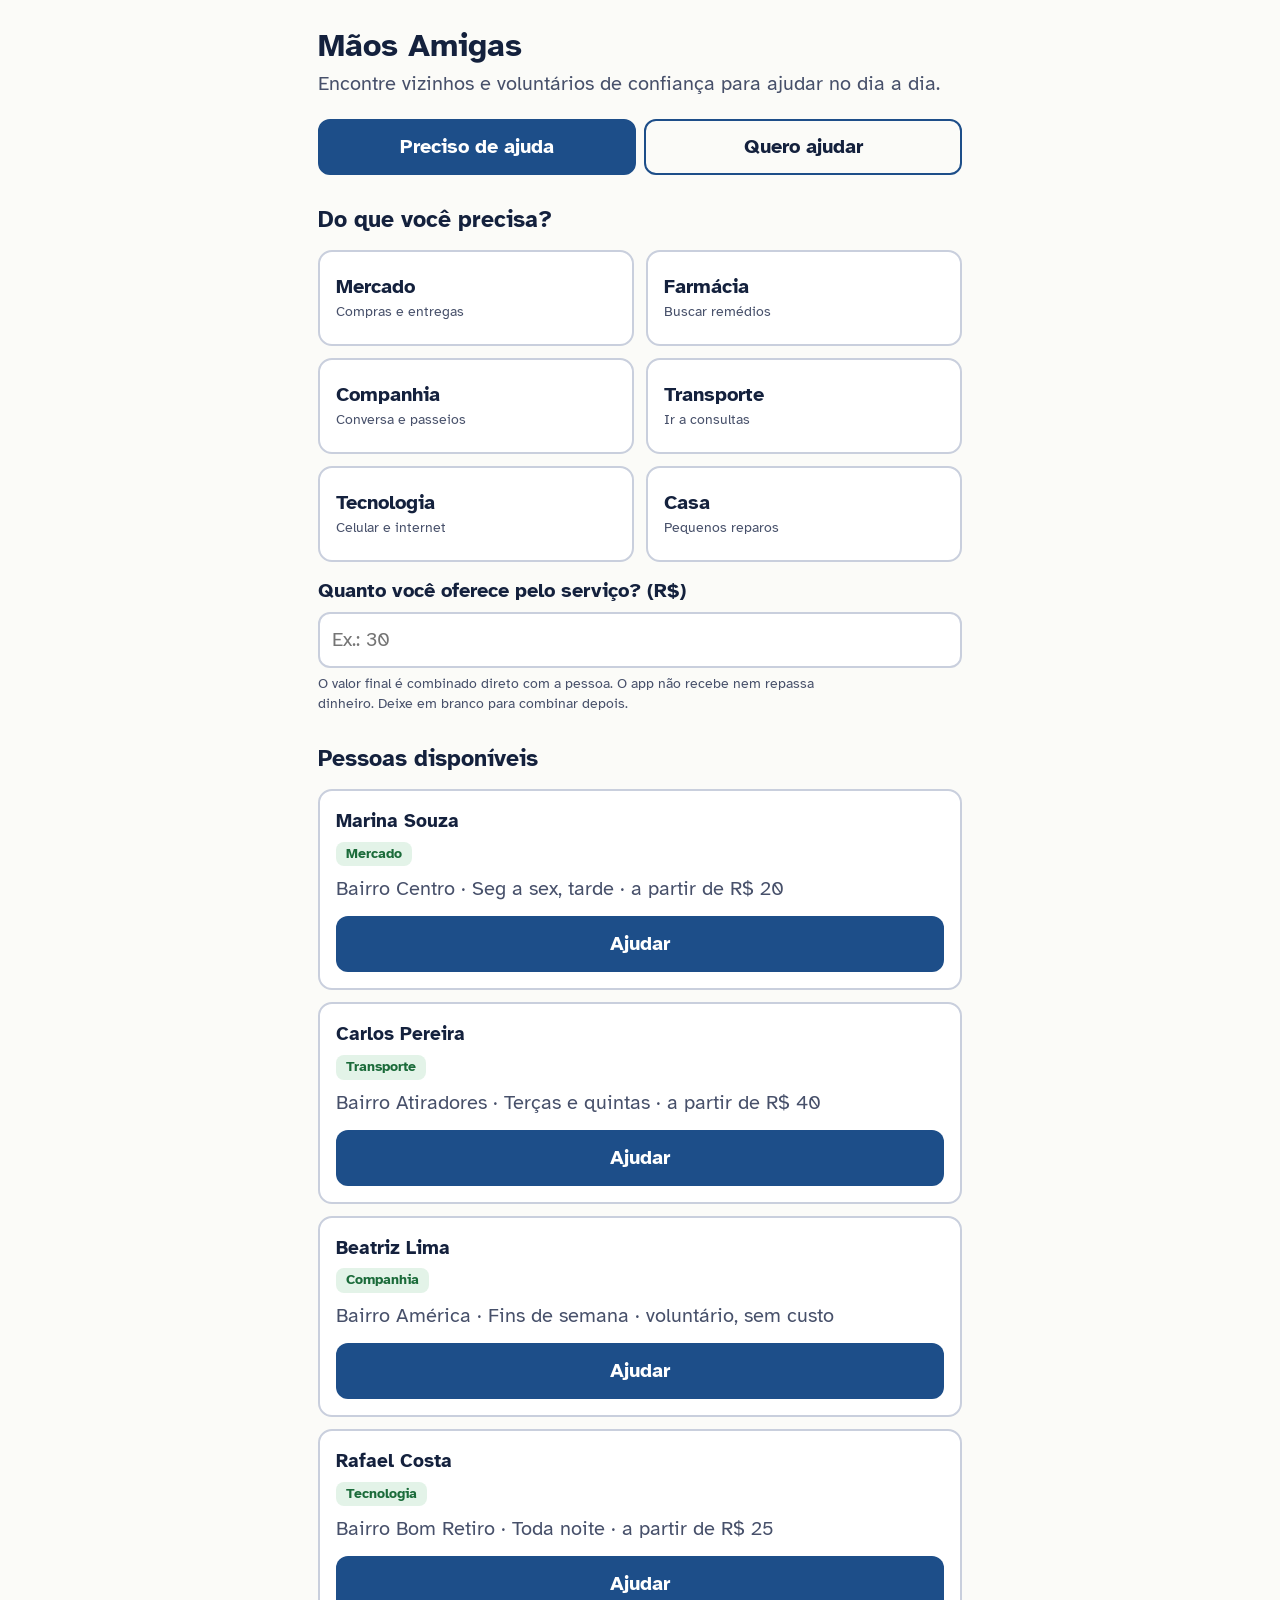
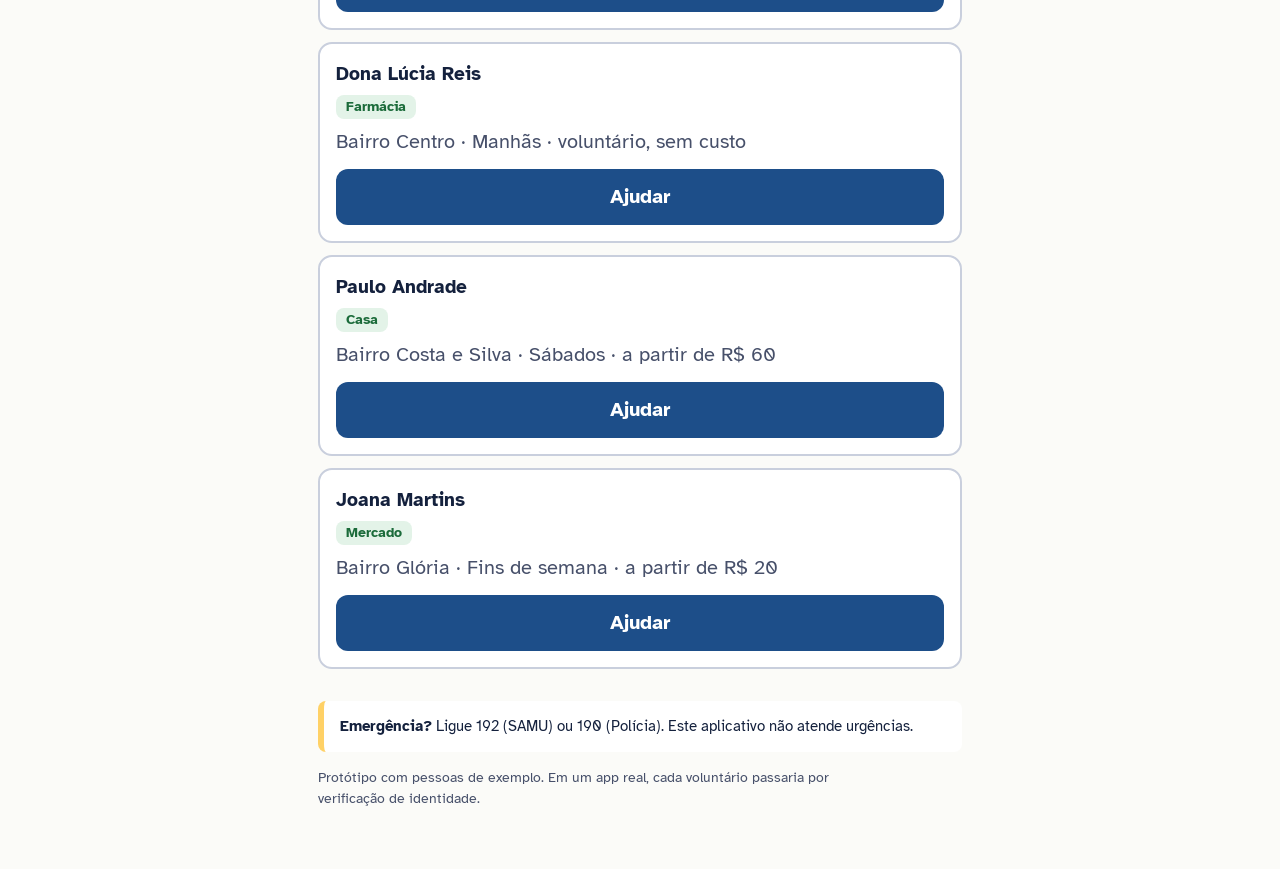
<file: maos-amigas/index.html>
<!DOCTYPE html>
<html lang="pt-BR">
<head>
<meta charset="utf-8">
<meta name="viewport" content="width=device-width, initial-scale=1, viewport-fit=cover">
<title>Mãos Amigas · Preciso de ajuda</title>
<link href="https://fonts.googleapis.com/css2?family=Atkinson+Hyperlegible:wght@400;700&display=swap" rel="stylesheet">
<link rel="stylesheet" href="css/estilo.css">
</head>
<body>
<main>
<h1>Mãos Amigas</h1>
<p class="mute">Encontre vizinhos e voluntários de confiança para ajudar no dia a dia.</p>

<nav class="tabs" aria-label="Telas">
<a href="index.html" aria-current="page">Preciso de ajuda</a>
<a href="voluntario.html">Quero ajudar</a>
</nav>

<h2>Do que você precisa?</h2>
<div class="grid" id="cats"></div>

<label for="o">Quanto você oferece pelo serviço? (R$)</label>
<input id="o" inputmode="decimal" placeholder="Ex.: 30">
<p class="mute small" style="margin-top:6px">O valor final é combinado direto com a pessoa. O app não recebe nem repassa dinheiro. Deixe em branco para combinar depois.</p>

<h2 id="lt">Pessoas disponíveis</h2>
<div id="list"></div>

<div class="note"><strong>Emergência?</strong> Ligue 192 (SAMU) ou 190 (Polícia). Este aplicativo não atende urgências.</div>
<p class="mute small" style="margin-top:16px">Protótipo com pessoas de exemplo. Em um app real, cada voluntário passaria por verificação de identidade.</p>
</main>
<script src="js/dados.js"></script>
<script src="js/ajuda.js"></script>
</body>
</html>
</file>
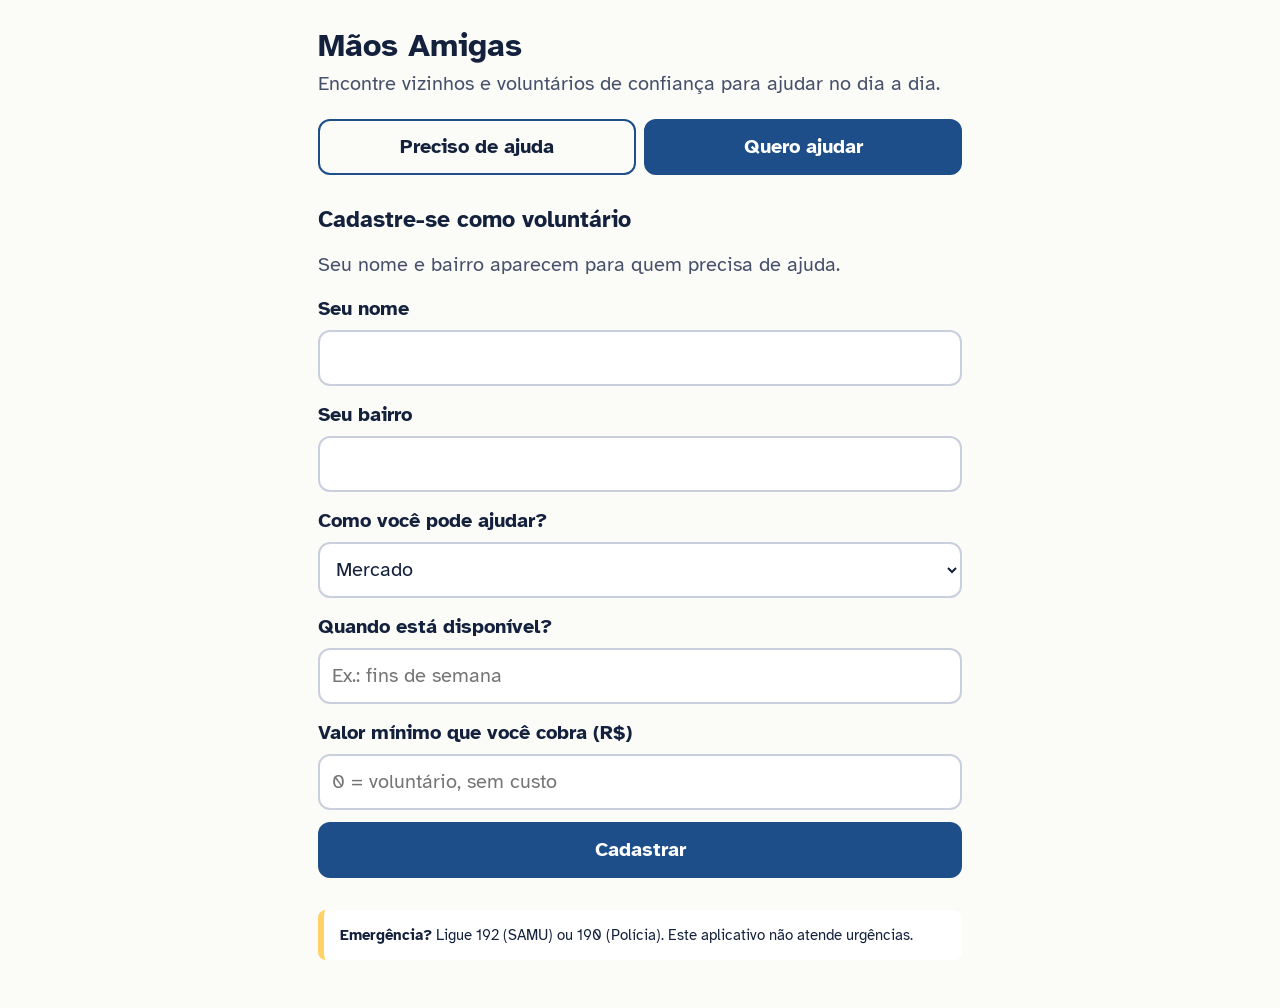
<file: maos-amigas/voluntario.html>
<!DOCTYPE html>
<html lang="pt-BR">
<head>
<meta charset="utf-8">
<meta name="viewport" content="width=device-width, initial-scale=1, viewport-fit=cover">
<title>Mãos Amigas · Quero ajudar</title>
<link href="https://fonts.googleapis.com/css2?family=Atkinson+Hyperlegible:wght@400;700&display=swap" rel="stylesheet">
<link rel="stylesheet" href="css/estilo.css">
</head>
<body>
<main>
<h1>Mãos Amigas</h1>
<p class="mute">Encontre vizinhos e voluntários de confiança para ajudar no dia a dia.</p>

<nav class="tabs" aria-label="Telas">
<a href="index.html">Preciso de ajuda</a>
<a href="voluntario.html" aria-current="page">Quero ajudar</a>
</nav>

<h2>Cadastre-se como voluntário</h2>
<p class="mute">Seu nome e bairro aparecem para quem precisa de ajuda.</p>

<label for="n">Seu nome</label><input id="n" autocomplete="given-name">
<label for="b">Seu bairro</label><input id="b">
<label for="c">Como você pode ajudar?</label><select id="c"></select>
<label for="h">Quando está disponível?</label><input id="h" placeholder="Ex.: fins de semana">
<label for="p">Valor mínimo que você cobra (R$)</label><input id="p" inputmode="decimal" placeholder="0 = voluntário, sem custo">
<p></p>
<button class="btn" id="save">Cadastrar</button>
<div id="ok" class="toast hidden" role="status"></div>

<div class="note"><strong>Emergência?</strong> Ligue 192 (SAMU) ou 190 (Polícia). Este aplicativo não atende urgências.</div>
</main>
<script src="js/dados.js"></script>
<script src="js/voluntario.js"></script>
</body>
</html>
</file>
<file: maos-amigas/css/estilo.css>
:root{--bg:#fbfbf8;--ink:#14213d;--mute:#47506a;--card:#fff;--line:#c9cfdd;--brand:#1d4e89;--brandink:#fff;--ok:#1b6b3a;--okbg:#e3f3e8;--hi:#ffd166}
@media (prefers-color-scheme:dark){:root{--bg:#0e1626;--ink:#f1f4fa;--mute:#b3bdd3;--card:#17223a;--line:#33425f;--brand:#8ab8f0;--brandink:#0e1626;--ok:#8fdba9;--okbg:#14301f}}
*{box-sizing:border-box}
html,body{margin:0}
body{background:var(--bg);color:var(--ink);font-family:"Atkinson Hyperlegible",Verdana,Arial,sans-serif;font-size:20px;line-height:1.5;padding-top:env(safe-area-inset-top,0px);padding-bottom:env(safe-area-inset-bottom,0px)}
main{max-width:680px;margin:0 auto;padding:20px 18px 48px}
h1{font-size:2rem;line-height:1.15;margin:8px 0 4px}
h2{font-size:1.45rem;margin:28px 0 12px}
p{margin:0 0 12px;max-width:60ch}
.mute{color:var(--mute)}
.tabs{display:flex;gap:8px;margin:20px 0 4px}
.tabs a{flex:1;min-height:56px;display:flex;align-items:center;justify-content:center;text-align:center;font-weight:700;border:2px solid var(--brand);color:var(--ink);border-radius:12px;text-decoration:none}
.tabs a[aria-current="page"]{background:var(--brand);color:var(--brandink)}
a:focus-visible,button:focus-visible,input:focus-visible,select:focus-visible{outline:4px solid var(--hi);outline-offset:2px}
.grid{display:grid;grid-template-columns:repeat(2,1fr);gap:12px}
.cat{min-height:96px;font:inherit;font-weight:700;text-align:left;padding:14px 16px;border:2px solid var(--line);border-radius:14px;background:var(--card);color:var(--ink);cursor:pointer}
.cat span{display:block;font-weight:400;color:var(--mute);font-size:.85rem}
.cat[aria-pressed="true"]{border-color:var(--brand);box-shadow:inset 0 0 0 2px var(--brand)}
.helper{background:var(--card);border:2px solid var(--line);border-radius:14px;padding:16px;margin-bottom:12px}
.helper h3{margin:0;font-size:1.2rem}
.tag{display:inline-block;background:var(--okbg);color:var(--ok);border-radius:8px;padding:2px 10px;font-size:.85rem;font-weight:700;margin:6px 6px 8px 0}
.btn{min-height:56px;width:100%;font:inherit;font-weight:700;background:var(--brand);color:var(--brandink);border:0;border-radius:12px;cursor:pointer;padding:10px 16px}
.btn[disabled]{background:var(--okbg);color:var(--ok)}
label{display:block;font-weight:700;margin:14px 0 6px}
input,select{width:100%;min-height:56px;font:inherit;padding:10px 12px;border:2px solid var(--line);border-radius:12px;background:var(--card);color:var(--ink)}
.note{margin-top:32px;padding:14px 16px;border-left:6px solid var(--hi);background:var(--card);border-radius:8px;font-size:.95rem}
.hidden{display:none}
.toast{background:var(--okbg);color:var(--ok);padding:14px 16px;border-radius:12px;font-weight:700;margin-top:14px}
.small{font-size:.85rem}
@media (max-width:420px){.grid{grid-template-columns:1fr}}
</file>
